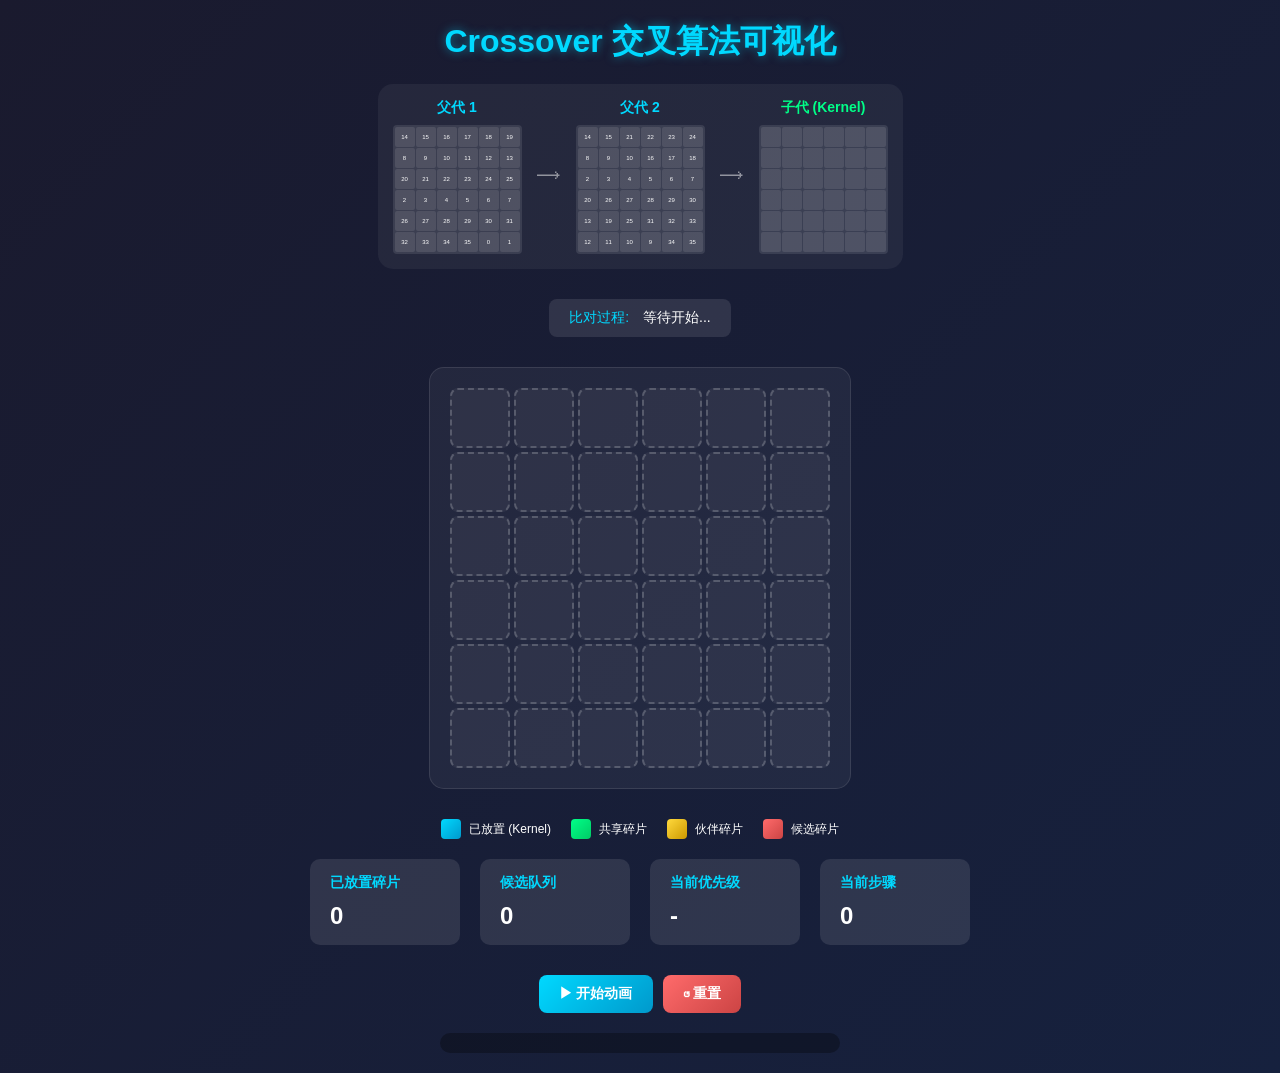
<file: thirdparty/gaps/animation/crossover.html>
<!DOCTYPE html>
<html lang="zh-CN">
<head>
    <meta charset="UTF-8">
    <meta name="viewport" content="width=device-width, initial-scale=1.0">
    <title>Crossover 交叉算法可视化</title>
    <style>
        * {
            margin: 0;
            padding: 0;
            box-sizing: border-box;
        }

        body {
            font-family: 'Segoe UI', Tahoma, Geneva, Verdana, sans-serif;
            background: linear-gradient(135deg, #1a1a2e 0%, #16213e 100%);
            min-height: 100vh;
            padding: 20px;
            color: #fff;
        }

        h1 {
            text-align: center;
            margin-bottom: 20px;
            color: #00d9ff;
            text-shadow: 0 0 10px rgba(0, 217, 255, 0.5);
        }

        .container {
            display: flex;
            flex-direction: column;
            align-items: center;
            gap: 20px;
        }

        /* 父代对比区域样式 */
        .parents-container {
            display: flex;
            align-items: center;
            gap: 15px;
            padding: 15px;
            background: rgba(255, 255, 255, 0.05);
            border-radius: 15px;
            margin-bottom: 10px;
        }

        .parent-box {
            text-align: center;
        }

        .parent-box h3 {
            color: #00d9ff;
            margin-bottom: 8px;
            font-size: 14px;
        }

        .result-box h3 {
            color: #00ff88;
        }

        .mini-grid {
            display: grid;
            grid-template-columns: repeat(6, 20px);
            grid-template-rows: repeat(6, 20px);
            gap: 1px;
            background: rgba(255, 255, 255, 0.1);
            padding: 2px;
            border-radius: 4px;
        }

        .mini-cell {
            width: 20px;
            height: 20px;
            border-radius: 2px;
            display: flex;
            align-items: center;
            justify-content: center;
            font-size: 6px;
            background: rgba(255, 255, 255, 0.1);
        }

        .mini-cell.kernel {
            background: #00d9ff;
            color: #000;
        }

        .mini-cell.highlight {
            background: #ff6b6b;
            animation: blink 0.5s infinite;
        }

        .mini-cell.selected {
            background: #00ff88;
            color: #000;
        }

        @keyframes blink {
            0%, 100% { opacity: 1; }
            50% { opacity: 0.5; }
        }

        .compare-arrow {
            font-size: 24px;
            color: rgba(255, 255, 255, 0.5);
        }

        .compare-info {
            background: rgba(255, 255, 255, 0.1);
            padding: 10px 20px;
            border-radius: 8px;
            margin-bottom: 10px;
            font-size: 14px;
        }

        .compare-label {
            color: #00d9ff;
            margin-right: 10px;
        }

        #compare-reason {
            color: #fff;
        }

        .grid-container {
            position: relative;
            background: rgba(255, 255, 255, 0.05);
            border-radius: 15px;
            padding: 20px;
            border: 1px solid rgba(255, 255, 255, 0.1);
        }

        .grid {
            display: grid;
            grid-template-columns: repeat(6, 60px);
            grid-template-rows: repeat(6, 60px);
            gap: 4px;
        }

        .cell {
            width: 60px;
            height: 60px;
            border-radius: 8px;
            display: flex;
            align-items: center;
            justify-content: center;
            font-weight: bold;
            font-size: 14px;
            transition: all 0.3s ease;
            position: relative;
        }

        .cell.empty {
            background: rgba(255, 255, 255, 0.05);
            border: 2px dashed rgba(255, 255, 255, 0.2);
        }

        .cell.kernel {
            background: linear-gradient(135deg, #00d9ff 0%, #0099cc 100%);
            box-shadow: 0 4px 15px rgba(0, 217, 255, 0.4);
            animation: popIn 0.3s ease;
        }

        .cell.candidate {
            background: linear-gradient(135deg, #ff6b6b 0%, #cc4444 100%);
            box-shadow: 0 4px 15px rgba(255, 107, 107, 0.4);
            animation: pulse 1s infinite;
        }

        .cell.shared {
            background: linear-gradient(135deg, #00ff88 0%, #00cc66 100%);
            box-shadow: 0 4px 15px rgba(0, 255, 136, 0.4);
        }

        .cell.buddy {
            background: linear-gradient(135deg, #ffd93d 0%, #cc9900 100%);
            box-shadow: 0 4px 15px rgba(255, 217, 61, 0.4);
        }

        @keyframes popIn {
            0% { transform: scale(0); opacity: 0; }
            100% { transform: scale(1); opacity: 1; }
        }

        @keyframes pulse {
            0%, 100% { transform: scale(1); }
            50% { transform: scale(1.05); }
        }

        .info-panel {
            display: flex;
            gap: 20px;
            flex-wrap: wrap;
            justify-content: center;
        }

        .info-box {
            background: rgba(255, 255, 255, 0.1);
            border-radius: 10px;
            padding: 15px 20px;
            min-width: 150px;
        }

        .info-box h3 {
            color: #00d9ff;
            margin-bottom: 10px;
            font-size: 14px;
        }

        .info-box .value {
            font-size: 24px;
            font-weight: bold;
        }

        .legend {
            display: flex;
            gap: 20px;
            flex-wrap: wrap;
            justify-content: center;
            margin-top: 10px;
        }

        .legend-item {
            display: flex;
            align-items: center;
            gap: 8px;
            font-size: 12px;
        }

        .legend-color {
            width: 20px;
            height: 20px;
            border-radius: 4px;
        }

        .controls {
            display: flex;
            gap: 10px;
            margin-top: 10px;
        }

        button {
            padding: 10px 20px;
            border: none;
            border-radius: 8px;
            font-size: 14px;
            cursor: pointer;
            transition: all 0.3s ease;
            font-weight: bold;
        }

        button.play {
            background: linear-gradient(135deg, #00d9ff 0%, #0099cc 100%);
            color: white;
        }

        button.reset {
            background: linear-gradient(135deg, #ff6b6b 0%, #cc4444 100%);
            color: white;
        }

        button:hover {
            transform: translateY(-2px);
            box-shadow: 0 5px 20px rgba(0, 0, 0, 0.3);
        }

        button:disabled {
            opacity: 0.5;
            cursor: not-allowed;
            transform: none;
        }

        .log-container {
            width: 100%;
            max-width: 400px;
            max-height: 200px;
            overflow-y: auto;
            background: rgba(0, 0, 0, 0.3);
            border-radius: 10px;
            padding: 10px;
            font-family: monospace;
            font-size: 12px;
        }

        .log-entry {
            padding: 4px 0;
            border-bottom: 1px solid rgba(255, 255, 255, 0.1);
        }

        .log-entry.step { color: #00d9ff; }
        .log-entry.shared { color: #00ff88; }
        .log-entry.buddy { color: #ffd93d; }
        .log-entry.best { color: #ff6b6b; }
    </style>
</head>
<body>
    <h1>Crossover 交叉算法可视化</h1>

    <div class="container">
        <!-- 父代对比区域 -->
        <div class="parents-container">
            <div class="parent-box">
                <h3>父代 1</h3>
                <div class="mini-grid" id="parent1"></div>
            </div>
            <div class="compare-arrow">⟶</div>
            <div class="parent-box">
                <h3>父代 2</h3>
                <div class="mini-grid" id="parent2"></div>
            </div>
            <div class="compare-arrow">⟶</div>
            <div class="parent-box result-box">
                <h3>子代 (Kernel)</h3>
                <div class="mini-grid" id="child"></div>
            </div>
        </div>

        <!-- 比对说明 -->
        <div class="compare-info" id="compare-info">
            <span class="compare-label">比对过程:</span>
            <span id="compare-reason">等待开始...</span>
        </div>

        <div class="grid-container">
            <div class="grid" id="grid"></div>
        </div>

        <div class="legend">
            <div class="legend-item">
                <div class="legend-color" style="background: linear-gradient(135deg, #00d9ff 0%, #0099cc 100%);"></div>
                <span>已放置 (Kernel)</span>
            </div>
            <div class="legend-item">
                <div class="legend-color" style="background: linear-gradient(135deg, #00ff88 0%, #00cc66 100%);"></div>
                <span>共享碎片</span>
            </div>
            <div class="legend-item">
                <div class="legend-color" style="background: linear-gradient(135deg, #ffd93d 0%, #cc9900 100%);"></div>
                <span>伙伴碎片</span>
            </div>
            <div class="legend-item">
                <div class="legend-color" style="background: linear-gradient(135deg, #ff6b6b 0%, #cc4444 100%);"></div>
                <span>候选碎片</span>
            </div>
        </div>

        <div class="info-panel">
            <div class="info-box">
                <h3>已放置碎片</h3>
                <div class="value" id="placed-count">0</div>
            </div>
            <div class="info-box">
                <h3>候选队列</h3>
                <div class="value" id="queue-count">0</div>
            </div>
            <div class="info-box">
                <h3>当前优先级</h3>
                <div class="value" id="priority-display">-</div>
            </div>
            <div class="info-box">
                <h3>当前步骤</h3>
                <div class="value" id="step-count">0</div>
            </div>
        </div>

        <div class="controls">
            <button class="play" id="playBtn" onclick="playAnimation()">▶ 开始动画</button>
            <button class="reset" onclick="resetAnimation()">↺ 重置</button>
        </div>

        <div class="log-container" id="log"></div>
    </div>

    <script>
        // 模拟数据 - 6x6 拼图
        const GRID_SIZE = 6;
        const TOTAL_PIECES = GRID_SIZE * GRID_SIZE;

        // 模拟 crossover 的执行步骤 - 从中心向外扩散，最终填满整个网格
        const simulationSteps = [
            // 初始化
            { action: 'init', piece: 14, pos: [2, 2], type: 'kernel', msg: '初始化: 选择碎片14作为根碎片' },

            // 第一轮 - 四个方向添加候选
            { action: 'add', piece: 15, pos: [2, 3], type: 'best', msg: '添加候选: 碎片15 (右)' },
            { action: 'add', piece: 8, pos: [1, 2], type: 'best', msg: '添加候选: 碎片8 (上)' },
            { action: 'add', piece: 20, pos: [3, 2], type: 'best', msg: '添加候选: 碎片20 (下)' },
            { action: 'add', piece: 13, pos: [2, 1], type: 'best', msg: '添加候选: 碎片13 (左)' },

            // 第一轮 - 放置四个碎片
            { action: 'place', piece: 15, pos: [2, 3], type: 'kernel', msg: '放置: 碎片15 (→右)' },
            { action: 'place', piece: 8, pos: [1, 2], type: 'kernel', msg: '放置: 碎片8 (↑上)' },
            { action: 'place', piece: 20, pos: [3, 2], type: 'kernel', msg: '放置: 碎片20 (↓下)' },
            { action: 'place', piece: 13, pos: [2, 1], type: 'kernel', msg: '放置: 碎片13 (←左)' },

            // 第一层外围 - 添加新候选
            { action: 'add', piece: 21, pos: [3, 3], type: 'shared', msg: '添加候选: 碎片21 (共享碎片)' },
            { action: 'add', piece: 7, pos: [2, 0], type: 'best', msg: '添加候选: 碎片7' },
            { action: 'add', piece: 2, pos: [0, 2], type: 'buddy', msg: '添加候选: 碎片2 (伙伴碎片)' },
            { action: 'add', piece: 26, pos: [4, 2], type: 'best', msg: '添加候选: 碎片26' },
            { action: 'add', piece: 16, pos: [2, 4], type: 'best', msg: '添加候选: 碎片16' },
            { action: 'add', piece: 9, pos: [1, 3], type: 'best', msg: '添加候选: 碎片9' },
            { action: 'add', piece: 19, pos: [3, 1], type: 'best', msg: '添加候选: 碎片19' },

            // 继续放置
            { action: 'place', piece: 21, pos: [3, 3], type: 'kernel', msg: '放置: 碎片21' },
            { action: 'place', piece: 7, pos: [2, 0], type: 'kernel', msg: '放置: 碎片7' },
            { action: 'place', piece: 2, pos: [0, 2], type: 'kernel', msg: '放置: 碎片2' },
            { action: 'place', piece: 26, pos: [4, 2], type: 'kernel', msg: '放置: 碎片26' },
            { action: 'place', piece: 16, pos: [2, 4], type: 'kernel', msg: '放置: 碎片16' },
            { action: 'place', piece: 9, pos: [1, 3], type: 'kernel', msg: '放置: 碎片9' },
            { action: 'place', piece: 19, pos: [3, 1], type: 'kernel', msg: '放置: 碎片19' },

            // 扩展到第二层
            { action: 'add', piece: 22, pos: [3, 4], type: 'best', msg: '添加候选: 碎片22' },
            { action: 'add', piece: 27, pos: [4, 3], type: 'best', msg: '添加候选: 碎片27' },
            { action: 'add', piece: 1, pos: [0, 1], type: 'best', msg: '添加候选: 碎片1' },
            { action: 'add', piece: 3, pos: [0, 3], type: 'best', msg: '添加候选: 碎片3' },
            { action: 'add', piece: 6, pos: [1, 1], type: 'best', msg: '添加候选: 碎片6' },
            { action: 'add', piece: 10, pos: [1, 4], type: 'best', msg: '添加候选: 碎片10' },
            { action: 'add', piece: 18, pos: [2, 5], type: 'best', msg: '添加候选: 碎片18' },
            { action: 'add', piece: 25, pos: [4, 1], type: 'best', msg: '添加候选: 碎片25' },

            { action: 'place', piece: 22, pos: [3, 4], type: 'kernel', msg: '放置: 碎片22' },
            { action: 'place', piece: 27, pos: [4, 3], type: 'kernel', msg: '放置: 碎片27' },
            { action: 'place', piece: 1, pos: [0, 1], type: 'kernel', msg: '放置: 碎片1' },
            { action: 'place', piece: 3, pos: [0, 3], type: 'kernel', msg: '放置: 碎片3' },
            { action: 'place', piece: 6, pos: [1, 1], type: 'kernel', msg: '放置: 碎片6' },
            { action: 'place', piece: 10, pos: [1, 4], type: 'kernel', msg: '放置: 碎片10' },
            { action: 'place', piece: 18, pos: [2, 5], type: 'kernel', msg: '放置: 碎片18' },
            { action: 'place', piece: 25, pos: [4, 1], type: 'kernel', msg: '放置: 碎片25' },

            // 边缘填充
            { action: 'add', piece: 0, pos: [0, 0], type: 'best', msg: '添加候选: 碎片0' },
            { action: 'add', piece: 4, pos: [0, 4], type: 'best', msg: '添加候选: 碎片4' },
            { action: 'add', piece: 5, pos: [1, 0], type: 'best', msg: '添加候选: 碎片5' },
            { action: 'add', piece: 11, pos: [1, 5], type: 'best', msg: '添加候选: 碎片11' },
            { action: 'add', piece: 12, pos: [2, 5], type: 'best', msg: '添加候选: 碎片12' },
            { action: 'add', piece: 17, pos: [3, 0], type: 'best', msg: '添加候选: 碎片17' },
            { action: 'add', piece: 23, pos: [3, 5], type: 'best', msg: '添加候选: 碎片23' },
            { action: 'add', piece: 24, pos: [4, 0], type: 'best', msg: '添加候选: 碎片24' },
            { action: 'add', piece: 28, pos: [4, 4], type: 'best', msg: '添加候选: 碎片28' },
            { action: 'add', piece: 29, pos: [4, 5], type: 'best', msg: '添加候选: 碎片29' },
            { action: 'add', piece: 30, pos: [5, 0], type: 'best', msg: '添加候选: 碎片30' },
            { action: 'add', piece: 31, pos: [5, 1], type: 'best', msg: '添加候选: 碎片31' },
            { action: 'add', piece: 32, pos: [5, 2], type: 'best', msg: '添加候选: 碎片32' },
            { action: 'add', piece: 33, pos: [5, 3], type: 'best', msg: '添加候选: 碎片33' },
            { action: 'add', piece: 34, pos: [5, 4], type: 'best', msg: '添加候选: 碎片34' },
            { action: 'add', piece: 35, pos: [5, 5], type: 'best', msg: '添加候选: 碎片35' },

            { action: 'place', piece: 0, pos: [0, 0], type: 'kernel', msg: '放置: 碎片0' },
            { action: 'place', piece: 4, pos: [0, 4], type: 'kernel', msg: '放置: 碎片4' },
            { action: 'place', piece: 5, pos: [1, 0], type: 'kernel', msg: '放置: 碎片5' },
            { action: 'place', piece: 11, pos: [1, 5], type: 'kernel', msg: '放置: 碎片11' },
            { action: 'place', piece: 12, pos: [2, 5], type: 'kernel', msg: '放置: 碎片12' },
            { action: 'place', piece: 17, pos: [3, 0], type: 'kernel', msg: '放置: 碎片17' },
            { action: 'place', piece: 23, pos: [3, 5], type: 'kernel', msg: '放置: 碎片23' },
            { action: 'place', piece: 24, pos: [4, 0], type: 'kernel', msg: '放置: 碎片24' },
            { action: 'place', piece: 28, pos: [4, 4], type: 'kernel', msg: '放置: 碎片28' },
            { action: 'place', piece: 29, pos: [4, 5], type: 'kernel', msg: '放置: 碎片29' },
            { action: 'place', piece: 30, pos: [5, 0], type: 'kernel', msg: '放置: 碎片30' },
            { action: 'place', piece: 31, pos: [5, 1], type: 'kernel', msg: '放置: 碎片31' },
            { action: 'place', piece: 32, pos: [5, 2], type: 'kernel', msg: '放置: 碎片32' },
            { action: 'place', piece: 33, pos: [5, 3], type: 'kernel', msg: '放置: 碎片33' },
            { action: 'place', piece: 34, pos: [5, 4], type: 'kernel', msg: '放置: 碎片34' },
            { action: 'place', piece: 35, pos: [5, 5], type: 'kernel', msg: '放置: 碎片35 (完成!)' },

            { action: 'complete', msg: '交叉完成! 36个碎片全部放置' }
        ];

        let currentStep = 0;
        let placedPieces = new Map(); // piece -> {pos, type}
        let candidates = new Map(); // piece -> {pos, type}
        let animationId = null;

        // 模拟父代的碎片排列 (6x6)
        const parent1Data = [
            14, 15, 16, 17, 18, 19,
            8, 9, 10, 11, 12, 13,
            20, 21, 22, 23, 24, 25,
            2, 3, 4, 5, 6, 7,
            26, 27, 28, 29, 30, 31,
            32, 33, 34, 35, 0, 1
        ];
        const parent2Data = [
            14, 15, 21, 22, 23, 24,
            8, 9, 10, 16, 17, 18,
            2, 3, 4, 5, 6, 7,
            20, 26, 27, 28, 29, 30,
            13, 19, 25, 31, 32, 33,
            12, 11, 10, 9, 34, 35
        ];

        // 初始化父代网格
        function initParentGrids() {
            const p1 = document.getElementById('parent1');
            const p2 = document.getElementById('parent2');
            const child = document.getElementById('child');

            p1.innerHTML = '';
            p2.innerHTML = '';
            child.innerHTML = '';

            for (let i = 0; i < TOTAL_PIECES; i++) {
                const cell1 = document.createElement('div');
                cell1.className = 'mini-cell';
                cell1.id = `p1-${i}`;
                cell1.textContent = parent1Data[i];
                p1.appendChild(cell1);

                const cell2 = document.createElement('div');
                cell2.className = 'mini-cell';
                cell2.id = `p2-${i}`;
                cell2.textContent = parent2Data[i];
                p2.appendChild(cell2);

                const cell3 = document.createElement('div');
                cell3.className = 'mini-cell';
                cell3.id = `child-${i}`;
                cell3.textContent = '';
                child.appendChild(cell3);
            }
        }

        // 更新子代网格
        function updateChildGrid() {
            placedPieces.forEach((data, piece) => {
                const idx = data.pos[0] * GRID_SIZE + data.pos[1];
                const cell = document.getElementById(`child-${idx}`);
                if (cell) {
                    cell.className = 'mini-cell kernel';
                    cell.textContent = piece;
                }
            });
        }

        // 显示比对过程
        function showCompare(pieceId, currentPos, compareType) {
            // 高亮当前碎片在父代中的位置
            const p1Idx = parent1Data.indexOf(pieceId);
            const p2Idx = parent2Data.indexOf(pieceId);

            if (p1Idx !== -1) {
                const cell = document.getElementById(`p1-${p1Idx}`);
                if (cell) cell.classList.add('highlight');
            }
            if (p2Idx !== -1) {
                const cell = document.getElementById(`p2-${p2Idx}`);
                if (cell) cell.classList.add('highlight');
            }

            // 更新比对说明
            const reasonEl = document.getElementById('compare-reason');
            const reasons = {
                'shared': `碎片${pieceId}: 父代1和父代2在相邻位置都选择了该碎片 → 共享碎片，优先级最高!`,
                'buddy': `碎片${pieceId}: 该碎片与相邻碎片互相认为是最佳匹配 → 伙伴碎片，优先级次高!`,
                'best': `碎片${pieceId}: 从预计算的最佳匹配表中获取 → 最佳匹配，优先级正常`,
                'init': `选择碎片${pieceId}作为根碎片，随机初始化`,
                'kernel': `碎片${pieceId}已放置到kernel`
            };
            reasonEl.textContent = reasons[compareType] || reasons['best'];
        }

        // 清除高亮
        function clearHighlight() {
            document.querySelectorAll('.mini-cell.highlight').forEach(cell => {
                cell.classList.remove('highlight');
            });
        }

        function initGrid() {
            const grid = document.getElementById('grid');
            grid.innerHTML = '';

            for (let row = 0; row < GRID_SIZE; row++) {
                for (let col = 0; col < GRID_SIZE; col++) {
                    const cell = document.createElement('div');
                    cell.className = 'cell empty';
                    cell.id = `cell-${row}-${col}`;
                    grid.appendChild(cell);
                }
            }
        }

        function updateDisplay() {
            // 更新已放置的碎片
            placedPieces.forEach((data, piece) => {
                const cell = document.getElementById(`cell-${data.pos[0]}-${data.pos[1]}`);
                if (cell) {
                    cell.className = `cell kernel`;
                    cell.textContent = piece;
                }
            });

            // 更新候选碎片（只显示最新的几个）
            let candidateCount = 0;
            candidates.forEach((data, piece) => {
                if (!placedPieces.has(piece)) {
                    const cell = document.getElementById(`cell-${data.pos[0]}-${data.pos[1]}`);
                    if (cell && cell.classList.contains('empty')) {
                        cell.className = `cell candidate`;
                        cell.textContent = piece;
                        candidateCount++;
                    }
                }
            });

            // 更新信息面板
            document.getElementById('placed-count').textContent = placedPieces.size;
            document.getElementById('queue-count').textContent = candidateCount;
            document.getElementById('step-count').textContent = currentStep;
        }

        function addLog(message, type = 'step') {
            const log = document.getElementById('log');
            const entry = document.createElement('div');
            entry.className = `log-entry ${type}`;
            entry.textContent = message;
            log.insertBefore(entry, log.firstChild);
        }

        function executeStep() {
            if (currentStep >= simulationSteps.length) {
                document.getElementById('playBtn').disabled = false;
                return;
            }

            const step = simulationSteps[currentStep];
            const priorityText = {
                'shared': '优先(-10) 共享碎片',
                'buddy': '次优先(-1) 伙伴碎片',
                'best': '正常(正数) 最佳匹配'
            };

            // 清除上一次的高亮
            clearHighlight();

            if (step.action === 'init') {
                placedPieces.set(step.piece, { pos: step.pos, type: step.type });
                addLog(step.msg);
                showCompare(step.piece, step.pos, 'init');
            } else if (step.action === 'add') {
                candidates.set(step.piece, { pos: step.pos, type: step.type });
                addLog(step.msg, step.type);
                document.getElementById('priority-display').textContent = priorityText[step.type] || '-';
                showCompare(step.piece, step.pos, step.type);
            } else if (step.action === 'place') {
                placedPieces.set(step.piece, { pos: step.pos, type: step.type });
                candidates.delete(step.piece);
                addLog(step.msg, 'step');
                document.getElementById('priority-display').textContent = '已放置';
                showCompare(step.piece, step.pos, 'kernel');
            } else if (step.action === 'complete') {
                addLog(step.msg, 'step');
                document.getElementById('playBtn').disabled = false;
                document.getElementById('priority-display').textContent = '完成!';
                document.getElementById('compare-reason').textContent = '交叉完成!';
                return;
            }

            updateDisplay();
            updateChildGrid();
            currentStep++;

            animationId = setTimeout(executeStep, 3000);
        }

        function playAnimation() {
            document.getElementById('playBtn').disabled = true;
            if (currentStep >= simulationSteps.length) {
                resetAnimation();
            }
            executeStep();
        }

        function resetAnimation() {
            if (animationId) {
                clearTimeout(animationId);
            }
            currentStep = 0;
            placedPieces.clear();
            candidates.clear();
            document.getElementById('log').innerHTML = '';
            document.getElementById('playBtn').disabled = false;
            document.getElementById('compare-reason').textContent = '等待开始...';
            initGrid();
            initParentGrids();
            updateDisplay();
        }

        // 初始化
        initGrid();
        initParentGrids();
        updateDisplay();
    </script>
</body>
</html>
</file>
